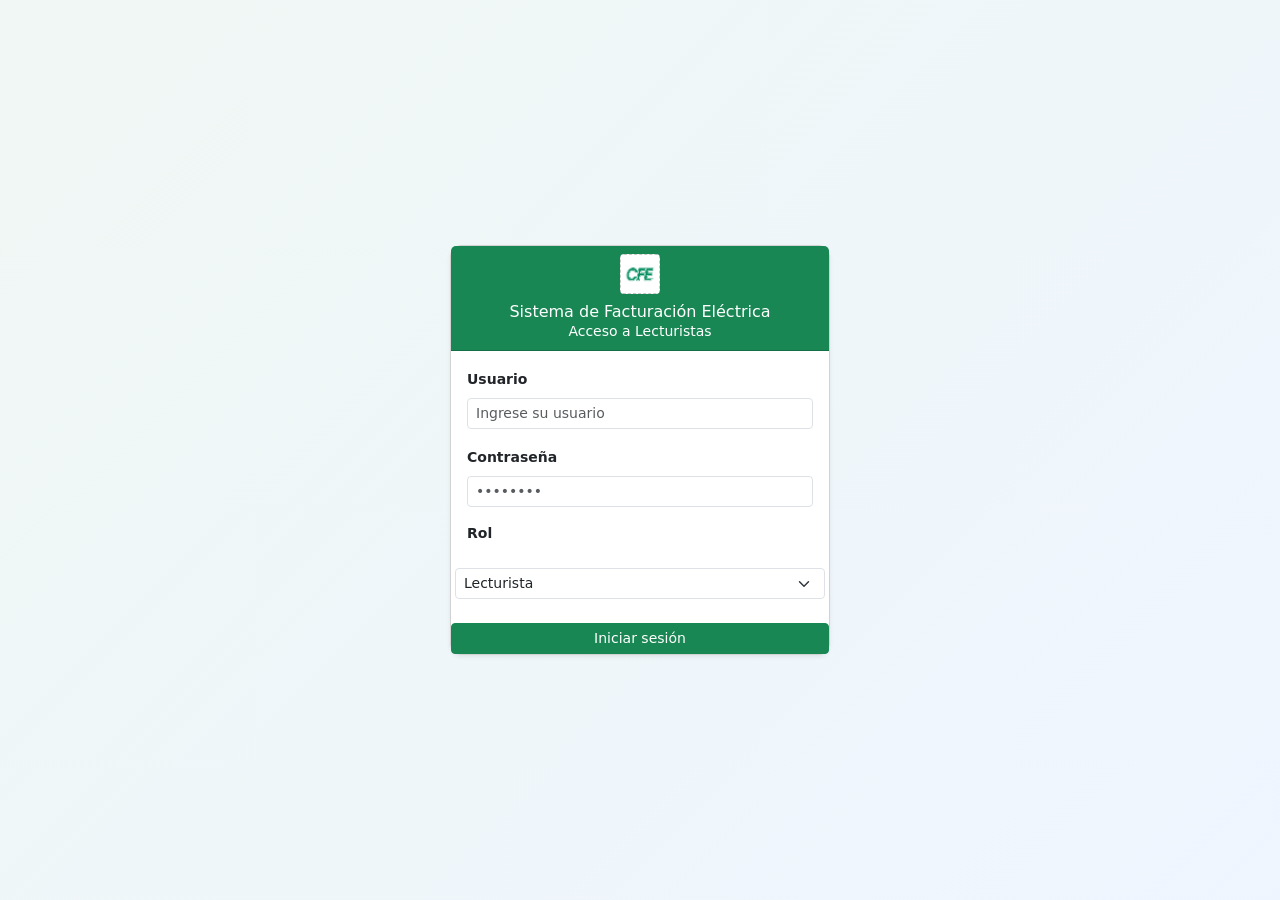
<file: index.html>
<!doctype html>
<html lang="es">

<head>
    <meta charset="utf-8">
    <title>Login - Sistema de Facturación CFE</title>
    <meta name="viewport" content="width=device-width, initial-scale=1">
    <link href="https://cdn.jsdelivr.net/npm/bootstrap@5.3.3/dist/css/bootstrap.min.css" rel="stylesheet">
    <link rel="stylesheet" href="./css/styles.css">
</head>

<body class="login-page">

    <div class="card shadow-sm login-card">
        <div class="card-header bg-success text-white text-center">
            <div class="d-flex flex-column align-items-center gap-2">
                <div class="image-slot image-slot-logo">
                    <img src="./img/cfe-logo.png" alt="Logo CFE" class="img-fluid qr-img">

                </div>
                <div>
                    <h1 class="h6 mb-0">Sistema de Facturación Eléctrica</h1>
                    <p class="small mb-0">Acceso a Lecturistas</p>
                </div>
            </div>
        </div>
        <div class="card-body">
            <form class="row gy-3">
                <div class="col-12">
                    <label for="usuario" class="form-label small fw-semibold">
                        Usuario
                    </label>
                    <input type="text" id="usuario" class="form-control form-control-sm"
                        placeholder="Ingrese su usuario">
                </div>
                <div class="col-12">
                    <label for="password" class="form-label small fw-semibold">
                        Contraseña
                    </label>
                    <input type="password" id="password" class="form-control form-control-sm" placeholder="••••••••">
                </div>
                <label for="rol" class="form-label small fw-semibold">
                    Rol
                </label>
                <select id="rol" class="form-select form-select-sm">
                    <option value="lecturista" selected>Lecturista</option>
                    <option value="administrativo">Administrativo</option>
                </select>
        </div>
        <div class="col-12 d-grid mt-2">
            <a href="./src/captura-lectura.html" class="btn btn-success btn-sm">
                Iniciar sesión
            </a>
        </div>
        </form>
    </div>
    <div class="card-footer text-center small text-muted">
    </div>
    </div>

    <script src="https://cdn.jsdelivr.net/npm/bootstrap@5.3.3/dist/js/bootstrap.bundle.min.js">
    </script>
</body>

</html>
</file>
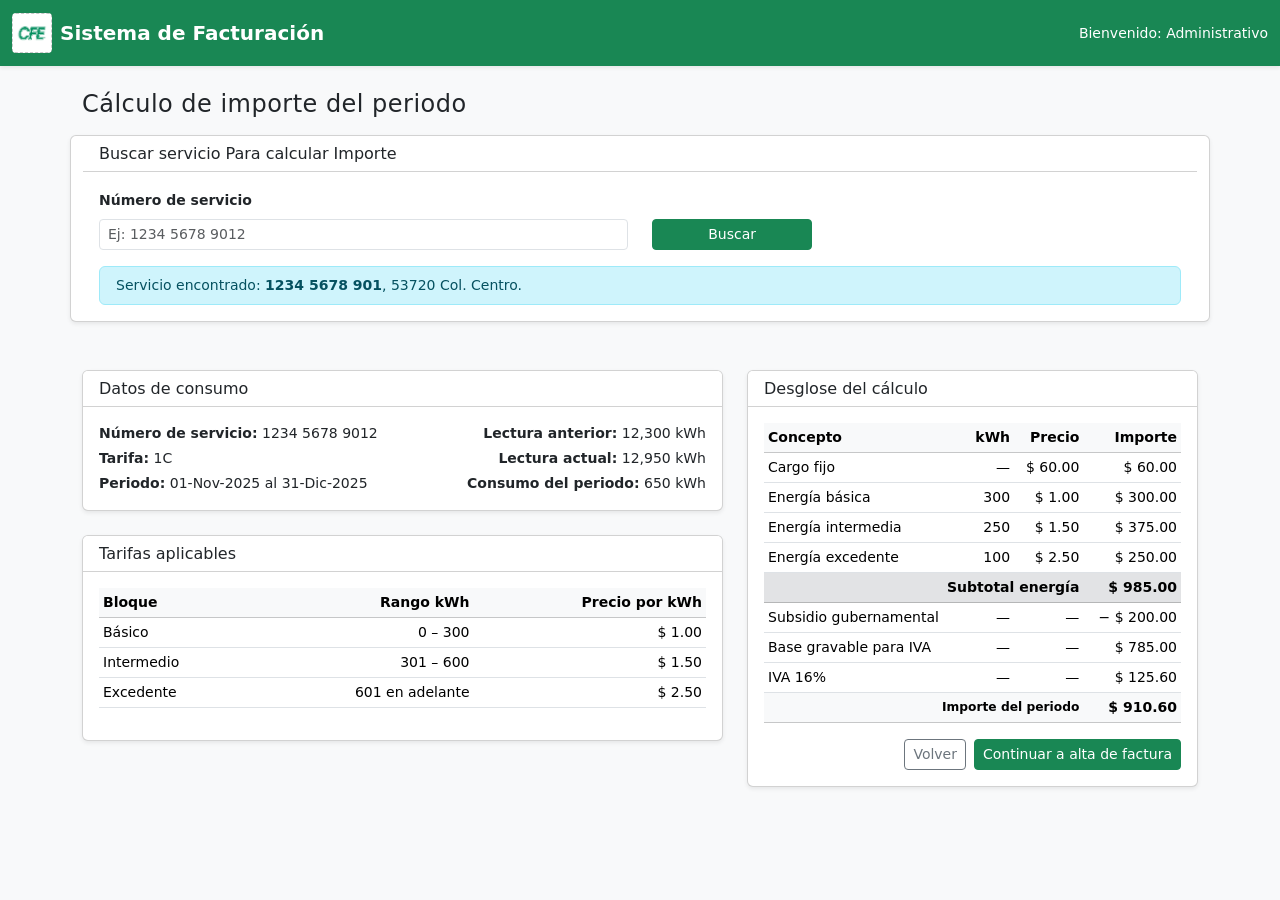
<file: src/calculo-importe.html>
<!doctype html>
<html lang="es">

<head>
    <meta charset="utf-8">
    <title>Cálculo de importe</title>
    <meta name="viewport" content="width=device-width, initial-scale=1">

    <link href="https://cdn.jsdelivr.net/npm/bootstrap@5.3.3/dist/css/bootstrap.min.css" rel="stylesheet">
    <link rel="stylesheet" href="../css/styles.css">
</head>

<body class="bg-light">
    <header class="navbar navbar-expand-lg navbar-dark bg-success mb-4 shadow-sm">
        <div class="container-fluid">
            <a class="navbar-brand d-flex align-items-center gap-2" href="#">
                <div class="image-slot image-slot-logo">
                    <img src="../img/cfe-logo.png" alt="Logo CFE" class="img-fluid qr-img">

                </div>
                <span class="fw-bold">Sistema de Facturación</span>
            </a>
            <span class="navbar-text text-white small">
                Bienvenido: Administrativo
            </span>
        </div>
    </header>

    <main class="container mb-5">
        <h1 class="h4 page-title mb-3">
            Cálculo de importe del periodo
        </h1>
        <div class="row g-4">
            <section class="card shadow-sm mb-4">
                <div class="card-header bg-white">
                    <h2 class="h6 mb-0">Buscar servicio Para calcular Importe</h2>
                </div>
                <div class="card-body">
                    <form class="row gy-3 align-items-end">
                        <div class="col-md-6">
                            <label class="form-label small fw-semibold" for="numServicio">
                                Número de servicio
                            </label>
                            <input type="text" class="form-control form-control-sm" id="numServicio"
                                placeholder="Ej: 1234 5678 9012">
                        </div>
                        <div class="col-md-2">
                            <button type="button" class="btn btn-success btn-sm w-100">
                                Buscar
                            </button>
                        </div>
                    </form>

                    <div class="alert alert-info mt-3 mb-0 py-2 small">
                        Servicio encontrado: <strong>1234 5678 901</strong>, 53720 Col. Centro.
                    </div>
                </div>
            </section>
            <div class="col-12 col-lg-7">

                <section class="card shadow-sm mb-4">
                    <div class="card-header bg-white">
                        <h2 class="h6 mb-0">Datos de consumo</h2>
                    </div>
                    <div class="card-body small">
                        <div class="row">
                            <div class="col-md-6">
                                <p class="mb-1"><strong>Número de servicio:</strong> 1234 5678 9012</p>
                                <p class="mb-1"><strong>Tarifa:</strong> 1C</p>
                                <p class="mb-0"><strong>Periodo:</strong> 01-Nov-2025 al 31-Dic-2025</p>
                            </div>
                            <div class="col-md-6 text-md-end">
                                <p class="mb-1"><strong>Lectura anterior:</strong> 12,300 kWh</p>
                                <p class="mb-1"><strong>Lectura actual:</strong> 12,950 kWh</p>
                                <p class="mb-0"><strong>Consumo del periodo:</strong> 650 kWh</p>
                            </div>
                        </div>
                    </div>
                </section>

                <section class="card shadow-sm">
                    <div class="card-header bg-white d-flex justify-content-between align-items-center">
                        <h2 class="h6 mb-0">Tarifas aplicables</h2>
                    </div>
                    <div class="card-body small">
                        <div class="table-responsive mb-3">
                            <table class="table table-sm mb-0 align-middle">
                                <thead class="table-light">
                                    <tr>
                                        <th>Bloque</th>
                                        <th class="text-end">Rango kWh</th>
                                        <th class="text-end">Precio por kWh</th>
                                    </tr>
                                </thead>
                                <tbody>
                                    <tr>
                                        <td>Básico</td>
                                        <td class="text-end">0 – 300</td>
                                        <td class="text-end">$ 1.00</td>
                                    </tr>
                                    <tr>
                                        <td>Intermedio</td>
                                        <td class="text-end">301 – 600</td>
                                        <td class="text-end">$ 1.50</td>
                                    </tr>
                                    <tr>
                                        <td>Excedente</td>
                                        <td class="text-end">601 en adelante</td>
                                        <td class="text-end">$ 2.50</td>
                                    </tr>
                                </tbody>
                            </table>
                        </div>

                </section>

            </div>

            <div class="col-12 col-lg-5">
                <section class="card shadow-sm mb-4">
                    <div class="card-header bg-white">
                        <h2 class="h6 mb-0">Desglose del cálculo</h2>
                    </div>
                    <div class="card-body small">
                        <div class="table-responsive mb-3">
                            <table class="table table-sm align-middle mb-0">
                                <thead class="table-light">
                                    <tr>
                                        <th>Concepto</th>
                                        <th class="text-end">kWh</th>
                                        <th class="text-end">Precio</th>
                                        <th class="text-end">Importe</th>
                                    </tr>
                                </thead>
                                <tbody>
                                    <tr>
                                        <td>Cargo fijo</td>
                                        <td class="text-end">—</td>
                                        <td class="text-end">$ 60.00</td>
                                        <td class="text-end">$ 60.00</td>
                                    </tr>
                                    <tr>
                                        <td>Energía básica</td>
                                        <td class="text-end">300</td>
                                        <td class="text-end">$ 1.00</td>
                                        <td class="text-end">$ 300.00</td>
                                    </tr>
                                    <tr>
                                        <td>Energía intermedia</td>
                                        <td class="text-end">250</td>
                                        <td class="text-end">$ 1.50</td>
                                        <td class="text-end">$ 375.00</td>
                                    </tr>
                                    <tr>
                                        <td>Energía excedente</td>
                                        <td class="text-end">100</td>
                                        <td class="text-end">$ 2.50</td>
                                        <td class="text-end">$ 250.00</td>
                                    </tr>
                                    <tr class="table-secondary">
                                        <td colspan="3" class="text-end fw-semibold">Subtotal energía</td>
                                        <td class="text-end fw-semibold">$ 985.00</td>
                                    </tr>
                                    <tr class="text-success">
                                        <td>Subsidio gubernamental</td>
                                        <td class="text-end">—</td>
                                        <td class="text-end">—</td>
                                        <td class="text-end">− $ 200.00</td>
                                    </tr>
                                    <tr>
                                        <td>Base gravable para IVA</td>
                                        <td class="text-end">—</td>
                                        <td class="text-end">—</td>
                                        <td class="text-end">$ 785.00</td>
                                    </tr>
                                    <tr>
                                        <td>IVA 16%</td>
                                        <td class="text-end">—</td>
                                        <td class="text-end">—</td>
                                        <td class="text-end">$ 125.60</td>
                                    </tr>
                                </tbody>
                                <tfoot class="table-light">
                                    <tr>
                                        <th colspan="3" class="text-end small">Importe del periodo</th>
                                        <th class="text-end">$ 910.60</th>
                                    </tr>
                                </tfoot>
                            </table>
                        </div>

                        <div class="d-flex justify-content-end gap-2">
                            <a href="captura-lectura.html" class="btn btn-outline-secondary btn-sm">
                                Volver
                            </a>
                            <a href="generacion-recibo.html" class="btn btn-success btn-sm">
                                Continuar a alta de factura
                            </a>
                        </div>
                    </div>
                </section>
            </div>
        </div>
    </main>

    <script src="https://cdn.jsdelivr.net/npm/bootstrap@5.3.3/dist/js/bootstrap.bundle.min.js">
    </script>
</body>

</html>
</file>
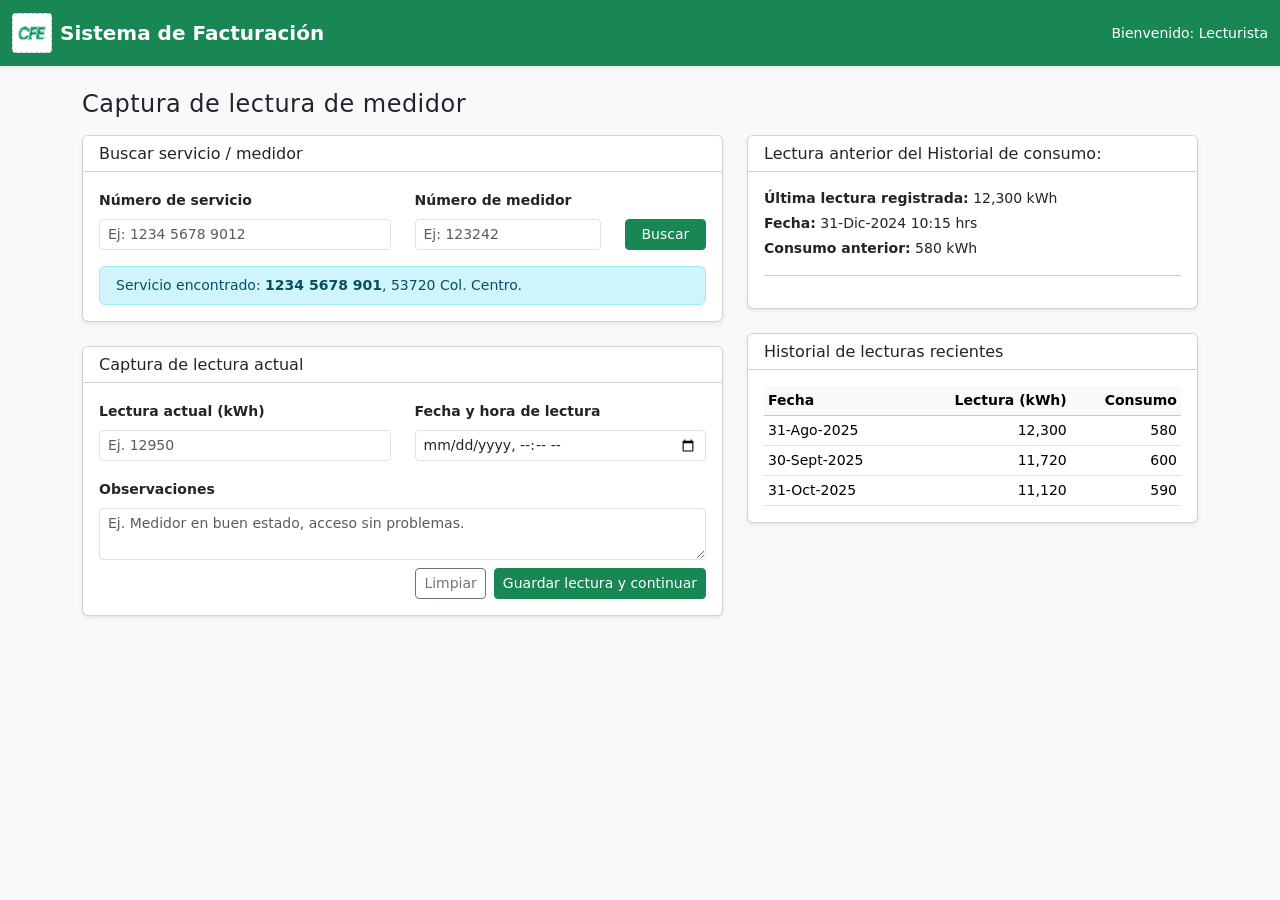
<file: src/captura-lectura.html>
<!doctype html>
<html lang="es">

<head>
    <meta charset="utf-8">
    <title>Captura de lectura de medidor</title>
    <meta name="viewport" content="width=device-width, initial-scale=1">

    <link
        href="https://cdn.jsdelivr.net/npm/bootstrap@5.3.3/dist/css/bootstrap.min.css"
        rel="stylesheet">
    <link rel="stylesheet" href="../css/styles.css">
</head>

<body class="bg-light">

    <header class="navbar navbar-expand-lg navbar-dark bg-success mb-4 shadow-sm">
        <div class="container-fluid">
            <a class="navbar-brand d-flex align-items-center gap-2" href="#">
                <div class="image-slot image-slot-logo">
                                            <img src="../img/cfe-logo.png" alt="Logo CFE" class="img-fluid qr-img">

                </div>
                <span class="fw-bold">Sistema de Facturación</span>
            </a>
            <span class="navbar-text text-white small">
                Bienvenido: Lecturista 
            </span>
        </div>
    </header>

    <main class="container mb-5">
       

        <h1 class="h4 page-title mb-3">
        Captura de lectura de medidor
        </h1>

        <div class="row g-4">
            <div class="col-12 col-lg-7">

                <section class="card shadow-sm mb-4">
                    <div class="card-header bg-white">
                        <h2 class="h6 mb-0">Buscar servicio / medidor</h2>
                    </div>
                    <div class="card-body">
                        <form class="row gy-3 align-items-end">
                            <div class="col-md-6">
                                <label class="form-label small fw-semibold" for="numServicio">
                                    Número de servicio
                                </label>
                                <input type="text" class="form-control form-control-sm" id="numServicio"
                                    placeholder="Ej: 1234 5678 9012">
                            </div>
                            <div class="col-md-4">
                                <label class="form-label small fw-semibold" for="numMedidor">
                                    Número de medidor
                                </label>
                                <input type="text" class="form-control form-control-sm" id="numMedidor"
                                    placeholder="Ej: 123242">
                            </div>
                            <div class="col-md-2">
                                <button type="button" class="btn btn-success btn-sm w-100">
                                    Buscar
                                </button>
                            </div>
                        </form>

                         <div class="alert alert-info mt-3 mb-0 py-2 small">
                            Servicio encontrado: <strong>1234 5678 901</strong>, 53720 Col. Centro.
                        </div>
                    </div>
                </section>

                <section class="card shadow-sm">
                    <div class="card-header bg-white">
                        <h2 class="h6 mb-0">Captura de lectura actual</h2>
                    </div>
                    <div class="card-body">
                        <form class="row gy-3">
                            <div class="col-md-6">
                                <label class="form-label small fw-semibold" for="lecturaActual">
                                    Lectura actual (kWh)
                                </label>
                                <input type="number" class="form-control form-control-sm" id="lecturaActual"
                                    placeholder="Ej. 12950">
                            </div>
                            <div class="col-md-6">
                                <label class="form-label small fw-semibold" for="fechaLectura">
                                    Fecha y hora de lectura
                                </label>
                                <input type="datetime-local" class="form-control form-control-sm" id="fechaLectura">
                            </div>
                            <div class="col-12">
                                <label class="form-label small fw-semibold" for="observaciones">
                                    Observaciones
                                </label>
                                <textarea id="observaciones" rows="2"
                                    class="form-control form-control-sm"
                                    placeholder="Ej. Medidor en buen estado, acceso sin problemas."></textarea>
                            </div>
                            
                            <div class="col-12 d-flex justify-content-end gap-2 mt-2">
                                <button type="reset" class="btn btn-outline-secondary btn-sm">Limpiar</button>
                                <a href="calculo-importe.html" class="btn btn-success btn-sm">
                                    Guardar lectura y continuar 
                                </a>
                            </div>
                        </form>
                    </div>
                </section>

            </div>

            <div class="col-12 col-lg-5">
                <section class="card shadow-sm mb-4">
                    <div class="card-header bg-white">
                        <h2 class="h6 mb-0">Lectura anterior del Historial de consumo:</h2>
                    </div>
                    <div class="card-body small">
                        <p class="mb-1"><strong>Última lectura registrada:</strong> 12,300 kWh</p>
                        <p class="mb-1"><strong>Fecha:</strong> 31-Dic-2024 10:15 hrs</p>
                        <p class="mb-0"><strong>Consumo anterior:</strong> 580 kWh</p>
                        <hr>
                    </div>
                </section>

                <section class="card shadow-sm">
                    <div class="card-header bg-white">
                        <h2 class="h6 mb-0">Historial de lecturas recientes</h2>
                    </div>
                    <div class="card-body small">
                        <div class="table-responsive">
                            <table class="table table-sm mb-0 align-middle">
                                <thead class="table-light">
                                    <tr>
                                        <th>Fecha</th>
                                        <th class="text-end">Lectura (kWh)</th>
                                        <th class="text-end">Consumo</th>
                                    </tr>
                                </thead>
                                <tbody>
                                    <tr>
                                        <td>31-Ago-2025</td>
                                        <td class="text-end">12,300</td>
                                        <td class="text-end">580</td>
                                    </tr>
                                    <tr>
                                        <td>30-Sept-2025</td>
                                        <td class="text-end">11,720</td>
                                        <td class="text-end">600</td>
                                    </tr>
                                    <tr>
                                        <td>31-Oct-2025</td>
                                        <td class="text-end">11,120</td>
                                        <td class="text-end">590</td>
                                    </tr>
                                </tbody>
                            </table>
                        </div>
                    </div>
                </section>
            </div>
        </div>
    </main>

    <script
        src="https://cdn.jsdelivr.net/npm/bootstrap@5.3.3/dist/js/bootstrap.bundle.min.js">
    </script>
</body>

</html>
</file>
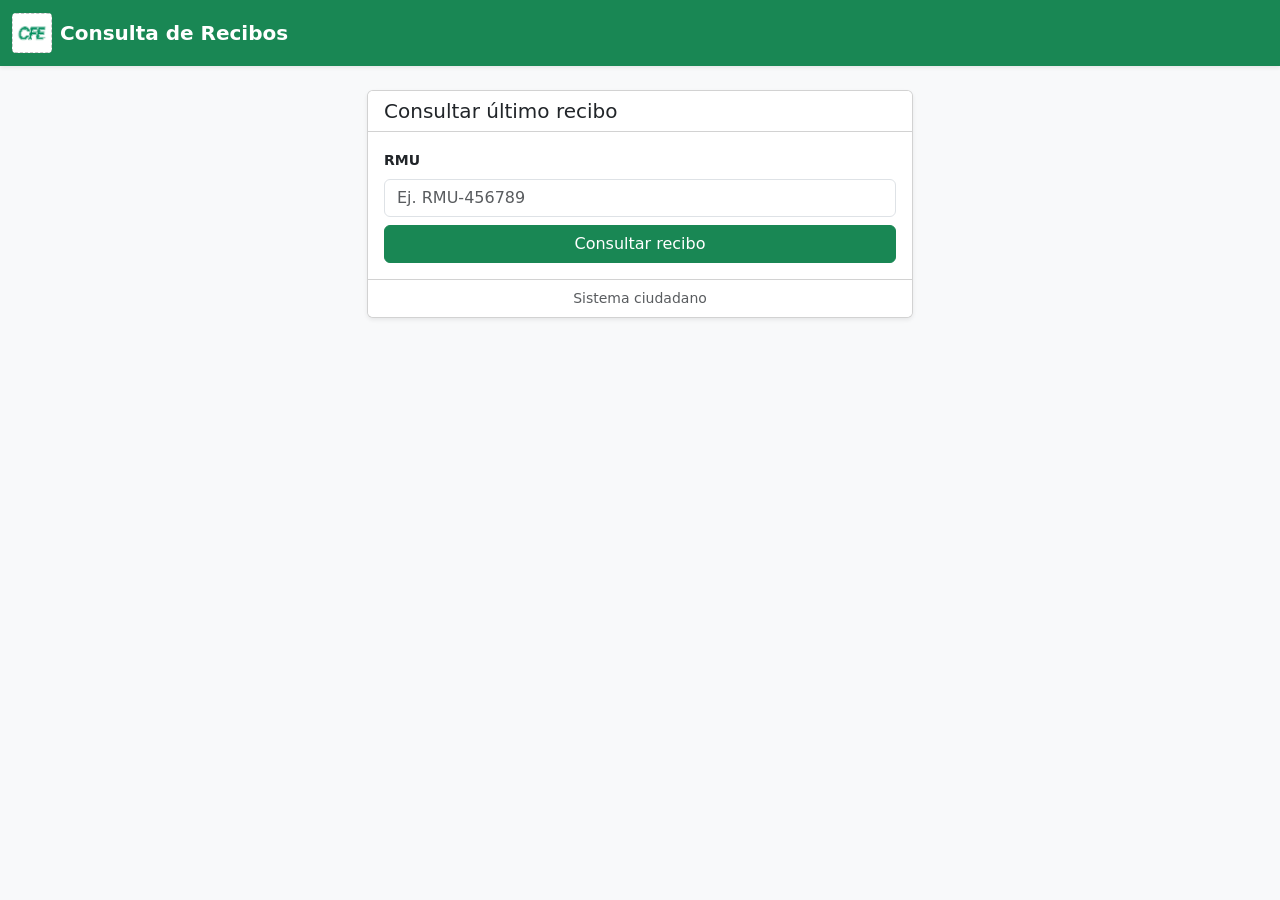
<file: src/cliente.html>
<!doctype html>
<html lang="es">

<head>
    <meta charset="utf-8">
    <title>Consulta de Recibo - CFE</title>
    <meta name="viewport" content="width=device-width, initial-scale=1">

    <link href="https://cdn.jsdelivr.net/npm/bootstrap@5.3.3/dist/css/bootstrap.min.css" rel="stylesheet">
    <link rel="stylesheet" href="../css/styles.css">
</head>

<body class="bg-light">

    <header class="navbar navbar-expand-lg navbar-dark bg-success mb-4 shadow-sm">
        <div class="container-fluid">
            <a class="navbar-brand d-flex align-items-center gap-2" href="#">
                <div class="image-slot image-slot-logo">
                    <img src="../img/cfe-logo.png" alt="Logo CFE" class="img-fluid">
                </div>
                <span class="fw-bold">Consulta de Recibos</span>
            </a>
        </div>
    </header>

    <main class="container mb-5">

        <section class="row justify-content-center mb-4">
            <div class="col-12 col-md-6">
                <div class="card shadow-sm">
                    <div class="card-header bg-white">
                        <h1 class="h5 mb-0">Consultar último recibo</h1>
                    </div>

                    <div class="card-body">
                        <form id="consultaForm" class="row gy-3">
                            <div class="col-12">
                                <label for="rmu" class="form-label small fw-semibold">RMU</label>
                                <input type="text" id="rmu" class="form-control" placeholder="Ej. RMU-456789" required>
                            </div>

                            <div class="col-12 d-grid mt-2">
                                <button type="submit" class="btn btn-success">
                                    Consultar recibo
                                </button>
                            </div>
                        </form>
                    </div>

                    <div class="card-footer bg-white small text-muted text-center">
                        Sistema ciudadano 
                    </div>
                </div>
            </div>
        </section>

        <section id="reciboSection" class="d-none">
            <div class="card shadow-sm">
                <div class="card-header bg-success text-white py-3">
                    <div class="row align-items-center">
                        <div class="col-md-7 d-flex align-items-center gap-3">
                            <div class="image-slot image-slot-logo-sm">LOGO</div>
                            <div>
                                <h1 class="h6 mb-0">Comisión Federal de Electricidad</h1>
                                <p class="small mb-0">Último recibo emitido</p>
                            </div>
                        </div>
                        <div class="col-md-5 text-md-end mt-3 mt-md-0 small">
                            <p class="mb-1"><strong>Folio:</strong> 0001-2025</p>
                            <p class="mb-1">
                                <strong>Estado:</strong>
                                <span class="badge bg-warning text-dark">Pendiente de pago</span>
                            </p>
                            <p class="mb-0"><strong>Fecha de emisión:</strong> 01-Feb-2025</p>
                        </div>
                    </div>
                </div>

                <div class="card-body small">

                    <section class="mb-3">
                        <h2 class="h6 text-muted">Datos del servicio</h2>
                        <p class="mb-1"><strong>Número de servicio:</strong> 1234 5678 9012</p>
                        <p class="mb-1"><strong>RMU:</strong> RMU-456789</p>
                        <p class="mb-1"><strong>Titular:</strong> Juan Pérez López</p>
                        <p class="mb-0"><strong>Domicilio:</strong> Calle Falsa 123, Col. Centro, CDMX</p>
                    </section>

                    <hr>

                    <section class="mb-3">
                        <h2 class="h6 text-muted">Resumen de consumo</h2>
                        <p class="mb-1"><strong>Lectura anterior:</strong> 12,300 kWh</p>
                        <p class="mb-1"><strong>Lectura actual:</strong> 12,950 kWh</p>
                        <p class="mb-0"><strong>Consumo del periodo:</strong> 650 kWh</p>
                    </section>
                    <section class="mb-4">
                        <h2 class="h6 text-muted mb-2">Detalle de cargos del periodo</h2>
                        <div class="table-responsive small">
                            <table class="table table-sm align-middle mb-0">
                                <thead class="table-light">
                                    <tr class="text-muted">
                                        <th>Concepto</th>
                                        <th class="text-end">Cantidad</th>
                                        <th class="text-end">Precio unitario</th>
                                        <th class="text-end">Importe</th>
                                    </tr>
                                </thead>
                                <tbody>
                                    <tr>
                                        <td>Cargo fijo</td>
                                        <td class="text-end">1</td>
                                        <td class="text-end">$ 60.00</td>
                                        <td class="text-end">$ 60.00</td>
                                    </tr>
                                    <tr>
                                        <td>Energía básica</td>
                                        <td class="text-end">300 kWh</td>
                                        <td class="text-end">$ 1.00</td>
                                        <td class="text-end">$ 300.00</td>
                                    </tr>
                                    <tr>
                                        <td>Energía intermedia</td>
                                        <td class="text-end">250 kWh</td>
                                        <td class="text-end">$ 1.50</td>
                                        <td class="text-end">$ 375.00</td>
                                    </tr>
                                    <tr>
                                        <td>Energía excedente</td>
                                        <td class="text-end">100 kWh</td>
                                        <td class="text-end">$ 2.50</td>
                                        <td class="text-end">$ 250.00</td>
                                    </tr>
                                    <tr class="table-secondary">
                                        <td colspan="3" class="text-end fw-semibold">Subtotal energía</td>
                                        <td class="text-end fw-semibold">$ 985.00</td>
                                    </tr>
                                    <tr class="text-success">
                                        <td>Subsidio / apoyo gubernamental</td>
                                        <td class="text-end">—</td>
                                        <td class="text-end">—</td>
                                        <td class="text-end">− $ 200.00</td>
                                    </tr>
                                    <tr>
                                        <td>Base gravable</td>
                                        <td class="text-end">—</td>
                                        <td class="text-end">—</td>
                                        <td class="text-end">$ 785.00</td>
                                    </tr>
                                    <tr>
                                        <td>IVA (16% sobre base gravable)</td>
                                        <td class="text-end">—</td>
                                        <td class="text-end">—</td>
                                        <td class="text-end">$ 125.60</td>
                                    </tr>
                                </tbody>
                                <tfoot class="table-light">
                                    <tr>
                                        <th colspan="3" class="text-end small">Importe del periodo</th>
                                        <th class="text-end">$ 960.60</th>
                                    </tr>
                                </tfoot>
                            </table>
                        </div>
                    </section>

                    <section class="mb-4">
                        <h2 class="h6 text-muted mb-2">Adeudos anteriores del servicio</h2>
                        <div class="table-responsive small mb-2">
                            <table class="table table-sm align-middle mb-0">
                                <thead class="table-light">
                                    <tr>
                                        <th>Periodo</th>
                                        <th>Fecha de emisión</th>
                                        <th class="text-end">Saldo pendiente</th>
                                        <th class="text-center">Estado</th>
                                    </tr>
                                </thead>
                                <tbody>
                                    <tr>
                                        <td>Nov 2024</td>
                                        <td>02-Dic-2024</td>
                                        <td class="text-end">$ 150.00</td>
                                        <td class="text-center"><span class="badge bg-danger">Vencido</span></td>
                                    </tr>
                                    <tr>
                                        <td>Dic 2024</td>
                                        <td>02-Ene-2025</td>
                                        <td class="text-end">$ 150.00</td>
                                        <td class="text-center"><span
                                                class="badge bg-warning text-dark">Pendiente</span>
                                        </td>
                                    </tr>
                                </tbody>
                                <tfoot class="table-light">
                                    <tr>
                                        <th colspan="2" class="text-end small">Total adeudos anteriores</th>
                                        <th class="text-end">$ 300.00</th>
                                        <th></th>
                                    </tr>
                                </tfoot>
                            </table>
                        </div>
                    </section>

                    <section class="mb-4">
                        <div class="row gy-3 small align-items-center">
                            <div class="col-md-6">
                                <div class="border rounded-3 p-3 h-100">
                                    <h2 class="h6 text-muted mb-2">Totales</h2>
                                    <p class="mb-1">
                                        <strong>Importe del periodo:</strong>
                                        <span class="float-end">$ 960.60</span>
                                    </p>
                                    <p class="mb-1">
                                        <strong>Adeudos anteriores:</strong>
                                        <span class="float-end">$ 300.00</span>
                                    </p>
                                    <hr class="my-2">
                                    <p class="mb-0 fs-6">
                                        <strong>Total general a pagar:</strong>
                                        <span class="float-end text-success fw-bold">$ 1,260.60</span>
                                    </p>
                                </div>
                            </div>
                            <div class="col-md-6">
                                <h2 class="h6 text-muted mb-2">Información de pago</h2>
                                <p class="mb-1">
                                    <strong>Fecha de emisión:</strong> 01-Feb-2025
                                </p>
                                <p class="mb-1">
                                    <strong>Fecha límite de pago:</strong> 15-Feb-2025
                                </p>
                            </div>
                        </div>
                    </section>

                    <hr>

                    <section class="mb-3">
                        <h2 class="h6 text-muted">Total a pagar</h2>
                        <p class="fs-5 text-success fw-bold">$ 1,260.60</p>
                        <p class="text-muted">Fecha límite de pago: 15-Feb-2025</p>
                    </section>
                    <hr>
                    Paga en cualquier sucursal de CFE o en los establecimientos autorizados con la factura oficial que te fue proporcionada.
                    Este es un recibo generado para consulta y no es válido para pagos.

                    <hr>

                    <section class="mb-3">
                        <h2 class="h6 text-muted">Código QR</h2>
                        <div class="image-slot image-slot-qr">
                            <img src="../img/qr.png" class="img-fluid">
                        </div>
                    </section>

                </div>
            </div>
            <section class="card shadow-sm">
                    <div class="card-header bg-white">
                        <h2 class="h6 mb-0">Historial de recibos del servicio</h2>
                    </div>
                    <div class="card-body">
                        <div class="table-responsive">
                            <table class="table table-sm align-middle mb-0">
                                <thead class="table-light small text-muted">
                                    <tr>
                                        <th>Periodo</th>
                                        <th>Fecha de emisión</th>
                                        <th>Consumo (kWh)</th>
                                        <th class="text-end">Total</th>
                                        <th class="text-center">Estado</th>
                                        <th class="text-center">Acciones</th>
                                    </tr>
                                </thead>
                                <tbody class="small">
                                    <tr>
                                        <td>Ene 2025</td>
                                        <td>01-Feb-2025</td>
                                        <td>650</td>
                                        <td class="text-end">$ 1,260.60</td>
                                        <td class="text-center">
                                            <span class="badge bg-warning text-dark">Pendiente de pago</span>
                                        </td>
                                        <td class="text-center">
                                            <button type="button" class="btn btn-outline-success btn-sm">
                                                Ver recibo
                                            </button>
                                        </td>
                                    </tr>
                                    <tr>
                                        <td>Dic 2024</td>
                                        <td>02-Ene-2025</td>
                                        <td>580</td>
                                        <td class="text-end">$ 180.00</td>
                                        <td class="text-center">
                                            <span class="badge bg-danger">Adeudo</span>
                                        </td>
                                        <td class="text-center">
                                            <button type="button" class="btn btn-outline-success btn-sm">
                                                Ver recibo
                                            </button>
                                        </td>
                                    </tr>
                                    <tr>
                                        <td>Nov 2024</td>
                                        <td>02-Dic-2024</td>
                                        <td>600</td>
                                        <td class="text-end">$ 120.00</td>
                                        <td class="text-center">
                                            <span class="badge bg-danger">Adeudo</span>
                                        </td>
                                        <td class="text-center">
                                            <button type="button" class="btn btn-outline-success btn-sm">
                                                Ver recibo
                                            </button>
                                        </td>
                                    </tr>
                                </tbody>
                            </table>
                        </div>
                    </div>
                </section>
        </section>
            

    </main>
    

    <script>
        const form = document.getElementById("consultaForm");
        const reciboSection = document.getElementById("reciboSection");

        form.addEventListener("submit", function (e) {
            e.preventDefault();
            reciboSection.classList.remove("d-none");
            reciboSection.scrollIntoView({ behavior: "smooth" });
        });
    </script>

    <script src="https://cdn.jsdelivr.net/npm/bootstrap@5.3.3/dist/js/bootstrap.bundle.min.js"></script>
</body>

</html>
</file>
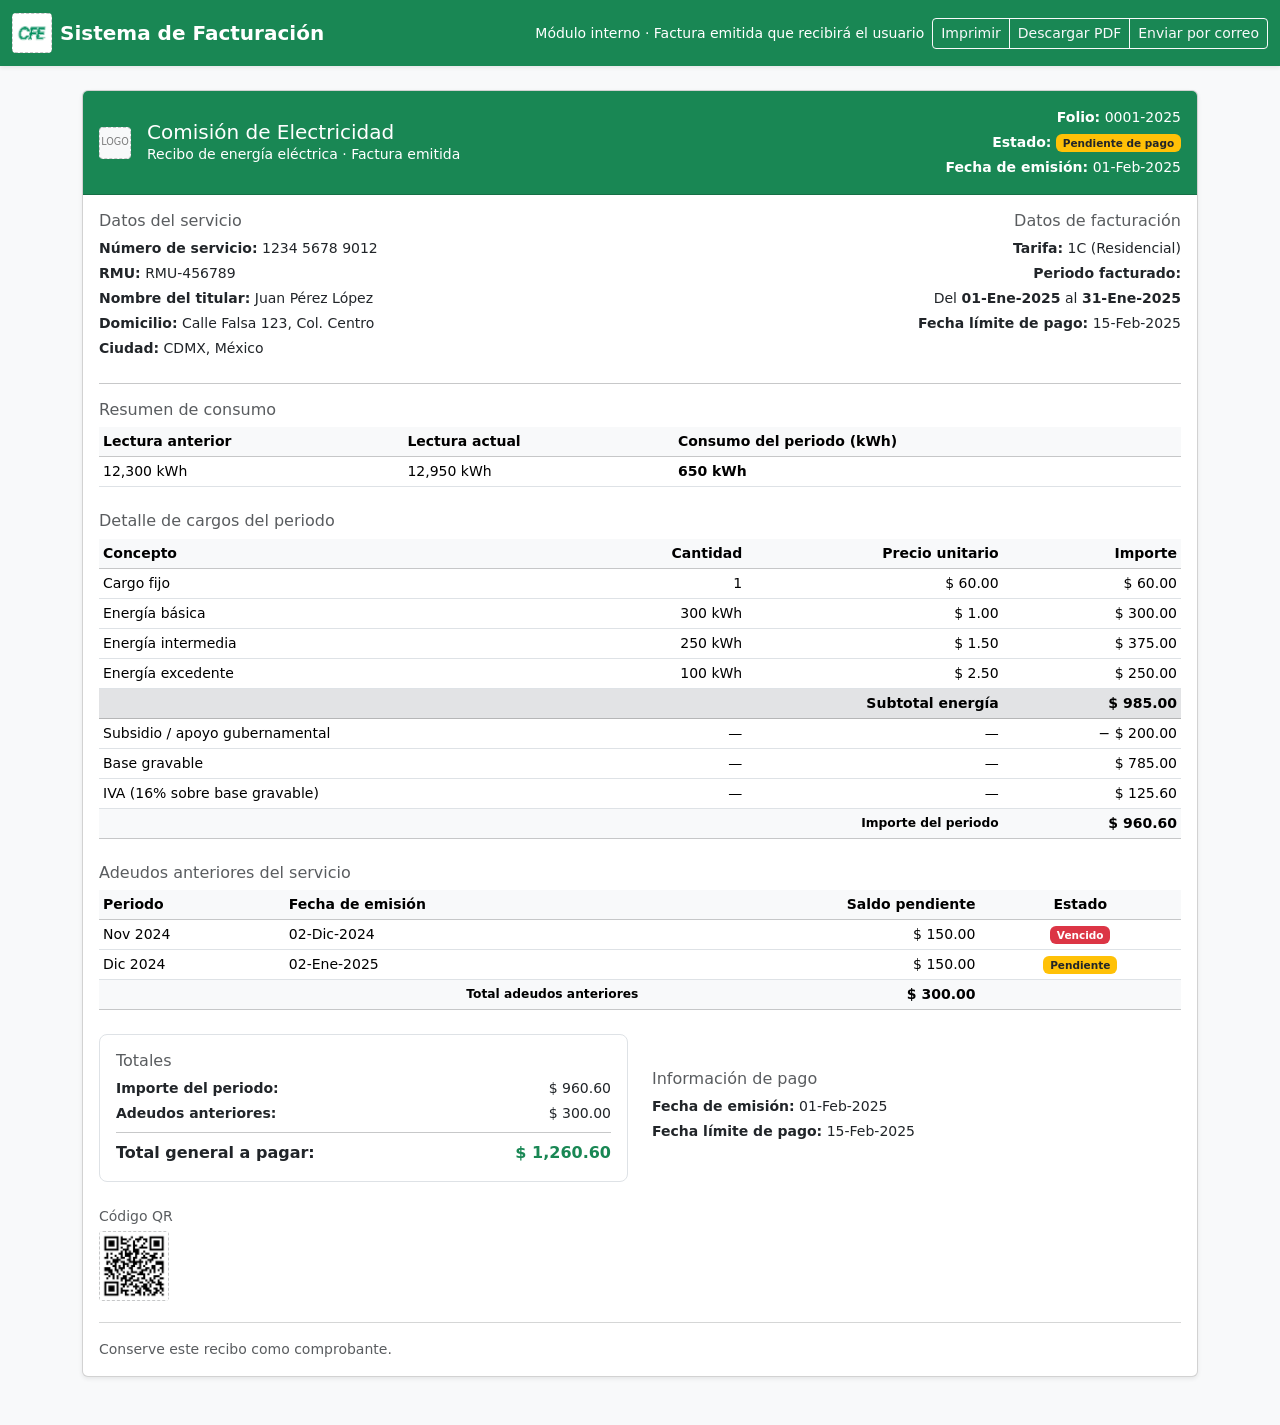
<file: src/factura.html>
<!doctype html>
<html lang="es">

<head>
    <meta charset="utf-8">
    <title>Factura emitida - CFE</title>
    <meta name="viewport" content="width=device-width, initial-scale=1">

    <link href="https://cdn.jsdelivr.net/npm/bootstrap@5.3.3/dist/css/bootstrap.min.css" rel="stylesheet"
        integrity="sha384-QWTKZyjpPEjISv5WaRU9OFeRpok6YctnYmDr5pNlyT2bRjXh0JMhjY6hW+ALEwIH" crossorigin="anonymous">

    <link rel="stylesheet" href="../css/styles.css">
</head>

<body class="bg-light">

    <header class="navbar navbar-expand-lg navbar-dark bg-success mb-4 shadow-sm">
        <div class="container-fluid">
            <a class="navbar-brand d-flex align-items-center gap-2" href="#">
                <div class="image-slot image-slot-logo">
    <img src="../img/cfe-logo.png" alt="Logo CFE" class="img-fluid qr-img">
                </div>
                <span class="fw-bold">Sistema de Facturación</span>
            </a>

            <div class="ms-auto d-flex flex-column flex-sm-row align-items-sm-center gap-2">
                <span class="navbar-text text-white small">
                    Módulo interno · Factura emitida que recibirá  el usuario
                </span>
                <div class="btn-group btn-group-sm" role="group">
                    <button class="btn btn-outline-light">Imprimir</button>
                    <button class="btn btn-outline-light">Descargar PDF</button>
                    <button class="btn btn-outline-light">Enviar por correo</button>
                </div>
            </div>
        </div>
    </header>

    <main class="container mb-5">

        <section class="card shadow-sm">
            <div class="card-header bg-success text-white py-3">
                <div class="row align-items-center">
                    <div class="col-md-7 d-flex align-items-center gap-3">
                        <div class="image-slot image-slot-logo-sm">
                            LOGO
                        </div>
                        <div>
                            <h1 class="h5 mb-0">Comisión de Electricidad</h1>
                            <p class="small mb-0">Recibo de energía eléctrica · Factura emitida</p>
                        </div>
                    </div>
                    <div class="col-md-5 text-md-end mt-3 mt-md-0 small">
                        <p class="mb-1">
                            <strong>Folio:</strong> 0001-2025
                        </p>
                        <p class="mb-1">
                            <strong>Estado:</strong>
                            <span class="badge bg-warning text-dark">Pendiente de pago</span>
                        </p>
                        <p class="mb-0">
                            <strong>Fecha de emisión:</strong> 01-Feb-2025
                        </p>
                    </div>
                </div>
            </div>

            <div class="card-body">

                <section class="mb-4">
                    <div class="row small">
                        <div class="col-md-7 mb-3 mb-md-0">
                            <h2 class="h6 text-muted">Datos del servicio</h2>
                            <p class="mb-1"><strong>Número de servicio:</strong> 1234 5678 9012</p>
                            <p class="mb-1"><strong>RMU:</strong> RMU-456789</p>
                            <p class="mb-1"><strong>Nombre del titular:</strong> Juan Pérez López</p>
                            <p class="mb-1"><strong>Domicilio:</strong> Calle Falsa 123, Col. Centro</p>
                            <p class="mb-0"><strong>Ciudad:</strong> CDMX, México</p>
                        </div>
                        <div class="col-md-5 text-md-end">
                            <h2 class="h6 text-muted">Datos de facturación</h2>
                            <p class="mb-1"><strong>Tarifa:</strong> 1C (Residencial)</p>
                            <p class="mb-1"><strong>Periodo facturado:</strong></p>
                            <p class="mb-1">Del <strong>01-Ene-2025</strong> al <strong>31-Ene-2025</strong></p>
                            <p class="mb-0"><strong>Fecha límite de pago:</strong> 15-Feb-2025</p>
                        </div>
                    </div>
                </section>

                <hr>

                <section class="mb-4">
                    <h2 class="h6 text-muted mb-2">Resumen de consumo</h2>
                    <div class="table-responsive small">
                        <table class="table table-sm mb-0">
                            <thead class="table-light">
                                <tr>
                                    <th>Lectura anterior</th>
                                    <th>Lectura actual</th>
                                    <th>Consumo del periodo (kWh)</th>
                                </tr>
                            </thead>
                            <tbody>
                                <tr>
                                    <td>12,300 kWh</td>
                                    <td>12,950 kWh</td>
                                    <td><strong>650 kWh</strong></td>
                                </tr>
                            </tbody>
                        </table>
                    </div>
                </section>

                <section class="mb-4">
                    <h2 class="h6 text-muted mb-2">Detalle de cargos del periodo</h2>
                    <div class="table-responsive small">
                        <table class="table table-sm align-middle mb-0">
                            <thead class="table-light">
                                <tr class="text-muted">
                                    <th>Concepto</th>
                                    <th class="text-end">Cantidad</th>
                                    <th class="text-end">Precio unitario</th>
                                    <th class="text-end">Importe</th>
                                </tr>
                            </thead>
                            <tbody>
                                <tr>
                                    <td>Cargo fijo</td>
                                    <td class="text-end">1</td>
                                    <td class="text-end">$ 60.00</td>
                                    <td class="text-end">$ 60.00</td>
                                </tr>
                                <tr>
                                    <td>Energía básica</td>
                                    <td class="text-end">300 kWh</td>
                                    <td class="text-end">$ 1.00</td>
                                    <td class="text-end">$ 300.00</td>
                                </tr>
                                <tr>
                                    <td>Energía intermedia</td>
                                    <td class="text-end">250 kWh</td>
                                    <td class="text-end">$ 1.50</td>
                                    <td class="text-end">$ 375.00</td>
                                </tr>
                                <tr>
                                    <td>Energía excedente</td>
                                    <td class="text-end">100 kWh</td>
                                    <td class="text-end">$ 2.50</td>
                                    <td class="text-end">$ 250.00</td>
                                </tr>
                                <tr class="table-secondary">
                                    <td colspan="3" class="text-end fw-semibold">Subtotal energía</td>
                                    <td class="text-end fw-semibold">$ 985.00</td>
                                </tr>
                                <tr class="text-success">
                                    <td>Subsidio / apoyo gubernamental</td>
                                    <td class="text-end">—</td>
                                    <td class="text-end">—</td>
                                    <td class="text-end">− $ 200.00</td>
                                </tr>
                                <tr>
                                    <td>Base gravable</td>
                                    <td class="text-end">—</td>
                                    <td class="text-end">—</td>
                                    <td class="text-end">$ 785.00</td>
                                </tr>
                                <tr>
                                    <td>IVA (16% sobre base gravable)</td>
                                    <td class="text-end">—</td>
                                    <td class="text-end">—</td>
                                    <td class="text-end">$ 125.60</td>
                                </tr>
                            </tbody>
                            <tfoot class="table-light">
                                <tr>
                                    <th colspan="3" class="text-end small">Importe del periodo</th>
                                    <th class="text-end">$ 960.60</th>
                                </tr>
                            </tfoot>
                        </table>
                    </div>
                </section>

                <section class="mb-4">
                    <h2 class="h6 text-muted mb-2">Adeudos anteriores del servicio</h2>
                    <div class="table-responsive small mb-2">
                        <table class="table table-sm align-middle mb-0">
                            <thead class="table-light">
                                <tr>
                                    <th>Periodo</th>
                                    <th>Fecha de emisión</th>
                                    <th class="text-end">Saldo pendiente</th>
                                    <th class="text-center">Estado</th>
                                </tr>
                            </thead>
                            <tbody>
                                <tr>
                                    <td>Nov 2024</td>
                                    <td>02-Dic-2024</td>
                                    <td class="text-end">$ 150.00</td>
                                    <td class="text-center"><span class="badge bg-danger">Vencido</span></td>
                                </tr>
                                <tr>
                                    <td>Dic 2024</td>
                                    <td>02-Ene-2025</td>
                                    <td class="text-end">$ 150.00</td>
                                    <td class="text-center"><span class="badge bg-warning text-dark">Pendiente</span>
                                    </td>
                                </tr>
                            </tbody>
                            <tfoot class="table-light">
                                <tr>
                                    <th colspan="2" class="text-end small">Total adeudos anteriores</th>
                                    <th class="text-end">$ 300.00</th>
                                    <th></th>
                                </tr>
                            </tfoot>
                        </table>
                    </div>
                </section>

                <section class="mb-4">
                    <div class="row gy-3 small align-items-center">
                        <div class="col-md-6">
                            <div class="border rounded-3 p-3 h-100">
                                <h2 class="h6 text-muted mb-2">Totales</h2>
                                <p class="mb-1">
                                    <strong>Importe del periodo:</strong>
                                    <span class="float-end">$ 960.60</span>
                                </p>
                                <p class="mb-1">
                                    <strong>Adeudos anteriores:</strong>
                                    <span class="float-end">$ 300.00</span>
                                </p>
                                <hr class="my-2">
                                <p class="mb-0 fs-6">
                                    <strong>Total general a pagar:</strong>
                                    <span class="float-end text-success fw-bold">$ 1,260.60</span>
                                </p>
                            </div>
                        </div>
                        <div class="col-md-6">
                            <h2 class="h6 text-muted mb-2">Información de pago</h2>
                            <p class="mb-1">
                                <strong>Fecha de emisión:</strong> 01-Feb-2025
                            </p>
                            <p class="mb-1">
                                <strong>Fecha límite de pago:</strong> 15-Feb-2025
                            </p>
                        </div>
                    </div>
                </section>

                <section class="mb-3">
                    <div class="row g-3 small">
                        <div class="col-md-4">
                            <p class="mb-1 text-muted">Código QR</p>
                            <div class="image-slot image-slot-qr ms-md-auto">
                                    <img src="../img/qr.png" alt="QR" class="img-fluid qr-img">

                            </div>
                        </div>
                    </div>
                </section>

                <section class="small text-muted">
                    <hr>
                    <p class="mb-0">
                        Conserve este recibo como comprobante.
                    </p>
                </section>
            </div>
        </section>
    </main>

    <script src="https://cdn.jsdelivr.net/npm/bootstrap@5.3.3/dist/js/bootstrap.bundle.min.js"
        integrity="sha384-YvpcrYf0tY3lHB60NNkmXc5s9fDVZLESaAA55NDzOxhy9GkcIdslK1eN7N6jIeHz" crossorigin="anonymous">
        </script>
</body>

</html>
</file>
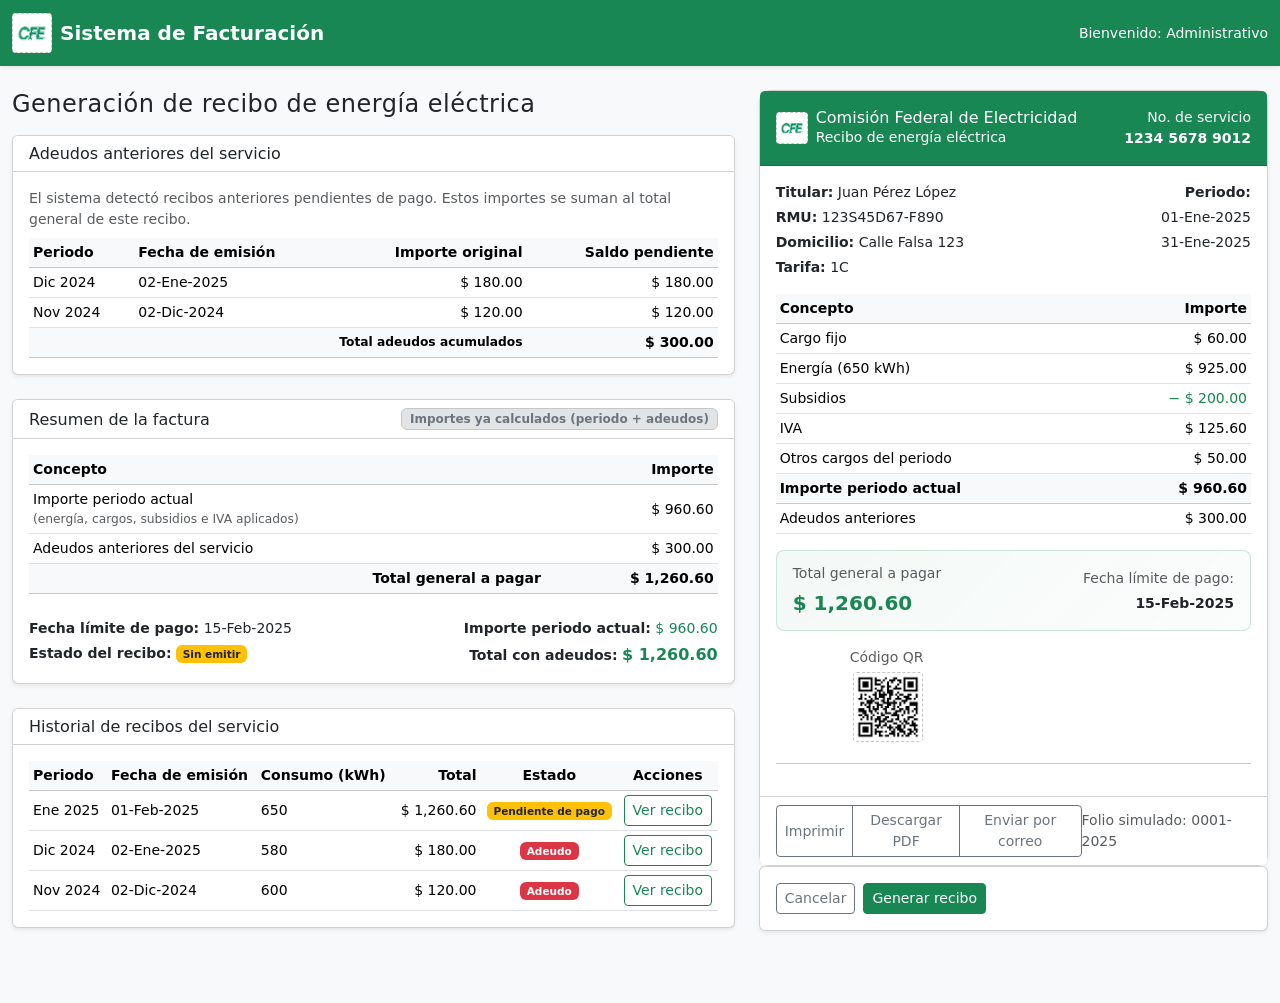
<file: src/generacion-recibo.html>
<!doctype html>
<html lang="es">

<head>
    <meta charset="utf-8">
    <title>Generación de recibo </title>
    <meta name="viewport" content="width=device-width, initial-scale=1">
    <link href="https://cdn.jsdelivr.net/npm/bootstrap@5.3.3/dist/css/bootstrap.min.css" rel="stylesheet"
        integrity="sha384-QWTKZyjpPEjISv5WaRU9OFeRpok6YctnYmDr5pNlyT2bRjXh0JMhjY6hW+ALEwIH" crossorigin="anonymous">
    <link rel="stylesheet" href="../css/styles.css">
</head>

<body class="bg-light">

    <header class="navbar navbar-expand-lg navbar-dark bg-success mb-4 shadow-sm">
        <div class="container-fluid">
            <a class="navbar-brand d-flex align-items-center gap-2" href="#">
                <div class="image-slot image-slot-logo">
                    <img src="../img/cfe-logo.png" alt="Logo CFE" class="img-fluid qr-img">

                </div>
                <span class="fw-bold">Sistema de Facturación</span>
            </a>

            <span class="navbar-text text-white small">
                Bienvenido: Administrativo
            </span>
        </div>
    </header>

    <main class="container-fluid mb-5">
        <div class="row g-4">
            <div class="col-12 col-lg-7">

                <section class="mb-3">
                    <h1 class="h4 page-title">
                        Generación de recibo de energía eléctrica
                    </h1>
                </section>
                <section class="card shadow-sm mb-4">
                    <div class="card-header bg-white">
                        <h2 class="h6 mb-0">Adeudos anteriores del servicio</h2>
                    </div>
                    <div class="card-body small">
                        <p class="text-muted mb-2">
                            El sistema detectó recibos anteriores pendientes de pago. Estos importes se suman al total
                            general
                            de este recibo.
                        </p>
                        <div class="table-responsive">
                            <table class="table table-sm mb-0 align-middle">
                                <thead class="table-light">
                                    <tr>
                                        <th>Periodo</th>
                                        <th>Fecha de emisión</th>
                                        <th class="text-end">Importe original</th>
                                        <th class="text-end">Saldo pendiente</th>
                                    </tr>
                                </thead>
                                <tbody>
                                    <tr>
                                        <td>Dic 2024</td>
                                        <td>02-Ene-2025</td>
                                        <td class="text-end">$ 180.00</td>
                                        <td class="text-end">$ 180.00</td>
                                    </tr>
                                    <tr>
                                        <td>Nov 2024</td>
                                        <td>02-Dic-2024</td>
                                        <td class="text-end">$ 120.00</td>
                                        <td class="text-end">$ 120.00</td>
                                    </tr>
                                </tbody>
                                <tfoot class="table-light">
                                    <tr>
                                        <th colspan="3" class="text-end small">Total adeudos acumulados</th>
                                        <th class="text-end">$ 300.00</th>
                                    </tr>
                                </tfoot>
                            </table>
                        </div>
                    </div>
                </section>

                <section class="card shadow-sm mb-4">
                    <div class="card-header bg-white d-flex justify-content-between align-items-center">
                        <h2 class="h6 mb-0">Resumen de la factura</h2>
                        <span class="badge bg-secondary-subtle text-secondary border border-secondary-subtle">
                            Importes ya calculados (periodo + adeudos)
                        </span>
                    </div>
                    <div class="card-body">
                        <div class="table-responsive mb-3">
                            <table class="table table-sm align-middle mb-0">
                                <thead class="table-light">
                                    <tr class="small text-muted">
                                        <th>Concepto</th>
                                        <th class="text-end">Importe</th>
                                    </tr>
                                </thead>
                                <tbody class="small">
                                    <tr>
                                        <td>Importe periodo actual
                                            <span class="text-muted d-block small">
                                                (energía, cargos, subsidios e IVA aplicados)
                                            </span>
                                        </td>
                                        <td class="text-end">$ 960.60</td>
                                    </tr>
                                    <tr>
                                        <td>Adeudos anteriores del servicio</td>
                                        <td class="text-end">$ 300.00</td>
                                    </tr>
                                    <tr class="table-light">
                                        <th class="text-end">Total general a pagar</th>
                                        <th class="text-end">$ 1,260.60</th>
                                    </tr>
                                </tbody>
                            </table>
                        </div>

                        <div class="row gy-2 mt-2 small">
                            <div class="col-md-6">
                                <p class="mb-1">
                                    <strong>Fecha límite de pago:</strong>
                                    15-Feb-2025
                                </p>
                                <p class="mb-0">
                                    <strong>Estado del recibo:</strong>
                                    <span class="badge bg-warning text-dark">Sin emitir</span>
                                </p>
                            </div>
                            <div class="col-md-6 text-md-end">
                                <p class="mb-1">
                                    <strong>Importe periodo actual:</strong>
                                    <span class="text-success">$ 960.60</span>
                                </p>
                                <p class="mb-0">
                                    <strong>Total con adeudos:</strong>
                                    <span class="fs-6 fw-semibold text-success">$ 1,260.60</span>
                                </p>
                            </div>
                        </div>
                    </div>
                </section>



                <section class="card shadow-sm">
                    <div class="card-header bg-white">
                        <h2 class="h6 mb-0">Historial de recibos del servicio</h2>
                    </div>
                    <div class="card-body">
                        <div class="table-responsive">
                            <table class="table table-sm align-middle mb-0">
                                <thead class="table-light small text-muted">
                                    <tr>
                                        <th>Periodo</th>
                                        <th>Fecha de emisión</th>
                                        <th>Consumo (kWh)</th>
                                        <th class="text-end">Total</th>
                                        <th class="text-center">Estado</th>
                                        <th class="text-center">Acciones</th>
                                    </tr>
                                </thead>
                                <tbody class="small">
                                    <tr>
                                        <td>Ene 2025</td>
                                        <td>01-Feb-2025</td>
                                        <td>650</td>
                                        <td class="text-end">$ 1,260.60</td>
                                        <td class="text-center">
                                            <span class="badge bg-warning text-dark">Pendiente de pago</span>
                                        </td>
                                        <td class="text-center">
                                            <button type="button" class="btn btn-outline-success btn-sm">
                                                Ver recibo
                                            </button>
                                        </td>
                                    </tr>
                                    <tr>
                                        <td>Dic 2024</td>
                                        <td>02-Ene-2025</td>
                                        <td>580</td>
                                        <td class="text-end">$ 180.00</td>
                                        <td class="text-center">
                                            <span class="badge bg-danger">Adeudo</span>
                                        </td>
                                        <td class="text-center">
                                            <button type="button" class="btn btn-outline-success btn-sm">
                                                Ver recibo
                                            </button>
                                        </td>
                                    </tr>
                                    <tr>
                                        <td>Nov 2024</td>
                                        <td>02-Dic-2024</td>
                                        <td>600</td>
                                        <td class="text-end">$ 120.00</td>
                                        <td class="text-center">
                                            <span class="badge bg-danger">Adeudo</span>
                                        </td>
                                        <td class="text-center">
                                            <button type="button" class="btn btn-outline-success btn-sm">
                                                Ver recibo
                                            </button>
                                        </td>
                                    </tr>
                                </tbody>
                            </table>
                        </div>
                    </div>
                </section>

            </div>

            <div class="col-12 col-lg-5">
                <section class="card shadow-sm card-recibo">
                    <div class="card-header bg-success text-white py-3">
                        <div class="d-flex justify-content-between align-items-center">
                            <div class="d-flex align-items-center gap-2">
                                <div class="image-slot image-slot-logo-sm">
                                    <img src="../img/cfe-logo.png" alt="Logo CFE" class="img-fluid qr-img">

                                </div>
                                <div>
                                    <h2 class="h6 mb-0">Comisión Federal de Electricidad</h2>
                                    <p class="small mb-0">Recibo de energía eléctrica</p>
                                </div>
                            </div>
                            <div class="text-end small">
                                <span class="d-block">No. de servicio</span>
                                <strong>1234 5678 9012</strong>
                            </div>
                        </div>
                    </div>

                    <div class="card-body">
                        <div class="mb-3 small">
                            <div class="row">
                                <div class="col-7">
                                    <p class="mb-1"><strong>Titular:</strong> Juan Pérez López</p>
                                    <p class="mb-1"><strong>RMU:</strong> 123S45D67-F890</p>

                                    <p class="mb-1"><strong>Domicilio:</strong> Calle Falsa 123</p>
                                    <p class="mb-0"><strong>Tarifa:</strong> 1C</p>
                                </div>
                                <div class="col-5 text-end">
                                    <p class="mb-1"><strong>Periodo:</strong></p>
                                    <p class="mb-1">01-Ene-2025</p>
                                    <p class="mb-0">31-Ene-2025</p>
                                </div>
                            </div>
                        </div>

                        <div class="table-responsive small mb-3">
                            <table class="table table-sm mb-0">
                                <thead class="table-light">
                                    <tr>
                                        <th>Concepto</th>
                                        <th class="text-end">Importe</th>
                                    </tr>
                                </thead>
                                <tbody>
                                    <tr>
                                        <td>Cargo fijo</td>
                                        <td class="text-end">$ 60.00</td>
                                    </tr>
                                    <tr>
                                        <td>Energía (650 kWh)</td>
                                        <td class="text-end">$ 925.00</td>
                                    </tr>
                                    <tr>
                                        <td>Subsidios</td>
                                        <td class="text-end text-success">− $ 200.00</td>
                                    </tr>
                                    <tr>
                                        <td>IVA</td>
                                        <td class="text-end">$ 125.60</td>
                                    </tr>
                                    <tr>
                                        <td>Otros cargos del periodo</td>
                                        <td class="text-end">$ 50.00</td>
                                    </tr>
                                    <tr class="table-light">
                                        <th>Importe periodo actual</th>
                                        <th class="text-end">$ 960.60</th>
                                    </tr>
                                    <tr>
                                        <td>Adeudos anteriores</td>
                                        <td class="text-end">$ 300.00</td>
                                    </tr>
                                </tbody>
                            </table>
                        </div>

                        <div class="preview-total-box mb-3">
                            <div class="row align-items-center">
                                <div class="col-7">
                                    <p class="mb-1 small text-muted">
                                        Total general a pagar
                                    </p>
                                    <p class="mb-0 fw-bold fs-5 text-success">
                                        $ 1,260.60
                                    </p>
                                </div>
                                <div class="col-5 text-end small">
                                    <p class="mb-1 text-muted mb-0">
                                        Fecha límite de pago:
                                    </p>
                                    <p class="mb-0 fw-semibold">
                                        15-Feb-2025
                                    </p>
                                </div>
                            </div>
                        </div>

                        <div class="row g-3 small">

                            <div class="col-4 text-end">
                                <p class="mb-1 text-muted">Código QR</p>
                                <div class="image-slot image-slot-qr ms-auto">
                                    <img src="../img/qr.png" alt="QR" class="img-fluid qr-img">

                                </div>
                            </div>
                        </div>

                        <hr class="my-3">
                    </div>

                    <div class="card-footer bg-white d-flex justify-content-between align-items-center small">
                        <div class="btn-group btn-group-sm" role="group">
                            <button type="button" class="btn btn-outline-secondary">Imprimir</button>
                            <button type="button" class="btn btn-outline-secondary">Descargar PDF</button>
                            <button type="button" class="btn btn-outline-secondary">Enviar por correo</button>
                        </div>
                        <span class="text-muted">Folio simulado: 0001-2025</span>
                    </div>
                </section>
                <section class="card shadow-sm mb-4">
                    <div class="card-body d-flex flex-wrap justify-content-between align-items-center gap-2">
                        <div class="d-flex gap-2">
                            <button type="button" class="btn btn-outline-secondary btn-sm">
                                Cancelar
                            </button>
                            <a href="factura.html" type="button" class="btn btn-success btn-sm">
                                Generar recibo
                            </a>
                        </div>
                    </div>
                </section>
            </div>
        </div>
    </main>

    <!-- Bootstrap JS -->
    <script src="https://cdn.jsdelivr.net/npm/bootstrap@5.3.3/dist/js/bootstrap.bundle.min.js"
        integrity="sha384-YvpcrYf0tY3lHB60NNkmXc5s9fDVZLESaAA55NDzOxhy9GkcIdslK1eN7N6jIeHz" crossorigin="anonymous">
        </script>
</body>

</html>
</file>
<file: css/styles.css>
body {
    font-family: system-ui, -apple-system, BlinkMacSystemFont, "Segoe UI", sans-serif;
}

.page-title {
    letter-spacing: 0.02em;
}

.login-page {
    min-height: 100vh;
    display: flex;
    align-items: center;
    justify-content: center;
    background: linear-gradient(135deg, #19875411, #0d6efd11);
}

.login-card {
    max-width: 380px;
    width: 100%;
    border-radius: 0.75rem;
}

.card-recibo {
    border-radius: 0.75rem;
}

.image-slot {
    display: inline-flex;
    align-items: center;
    justify-content: center;
    border: 1px dashed rgba(0, 0, 0, 0.2);
    border-radius: 0.25rem;
    font-size: 0.7rem;
    text-transform: uppercase;
    color: rgba(0, 0, 0, 0.5);
    background-color: #f8f9fa;
}

.image-slot-logo {
    width: 40px;
    height: 40px;
    font-size: 0.6rem;
}

.image-slot-logo-sm {
    width: 32px;
    height: 32px;
    font-size: 0.6rem;
}

.image-slot-barcode {
    width: 100%;
    height: 60px;
}

.image-slot-qr {
    width: 70px;
    height: 70px;
}

.image-slot-medidor {
    width: 100%;
    max-width: 260px;
    height: 150px;
}

.preview-total-box {
    border-radius: 0.5rem;
    border: 1px solid rgba(25, 135, 84, 0.2);
    background: linear-gradient(
        135deg,
        rgba(25, 135, 84, 0.05),
        rgba(25, 135, 84, 0.02)
    );
    padding: 0.75rem 1rem;
}

@media (max-width: 767.98px) {
    .card-recibo {
        margin-top: 1rem;
    }

    .navbar-brand span {
        font-size: 0.9rem;
    }
}
</file>
